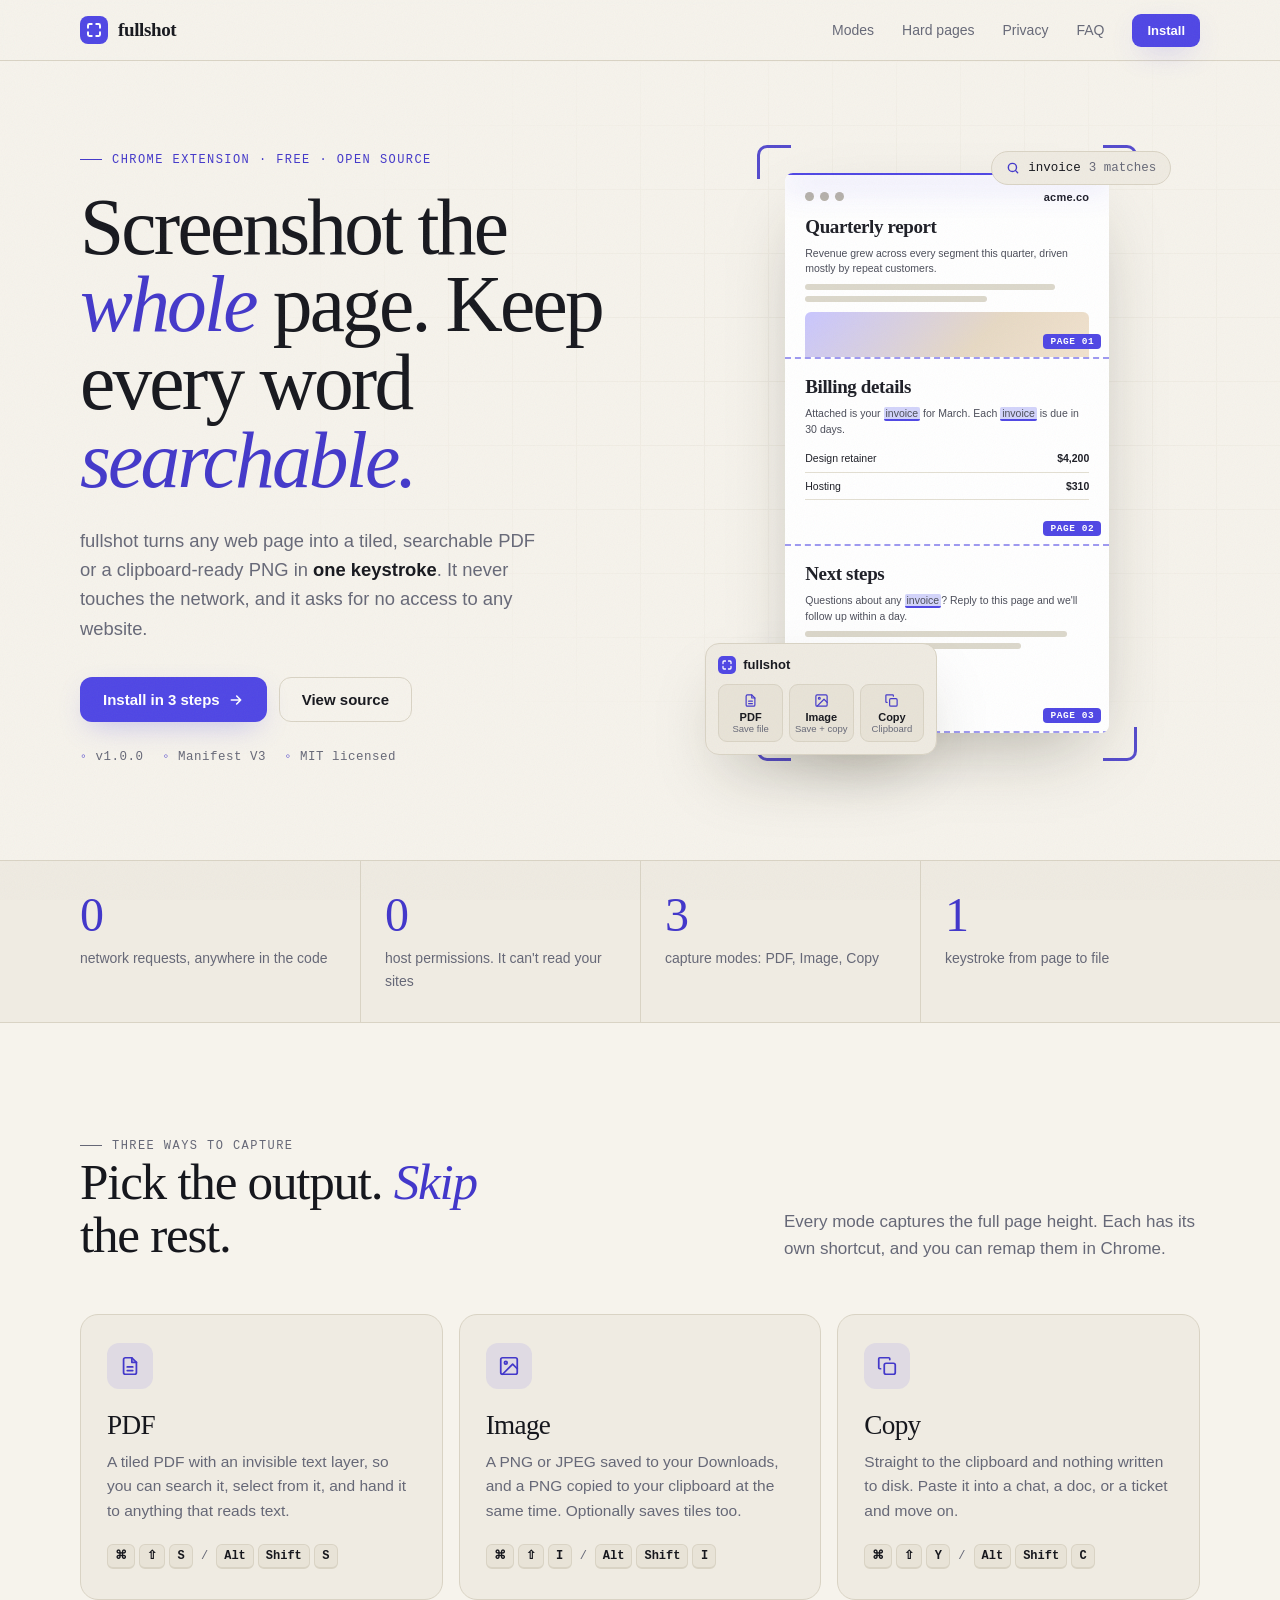
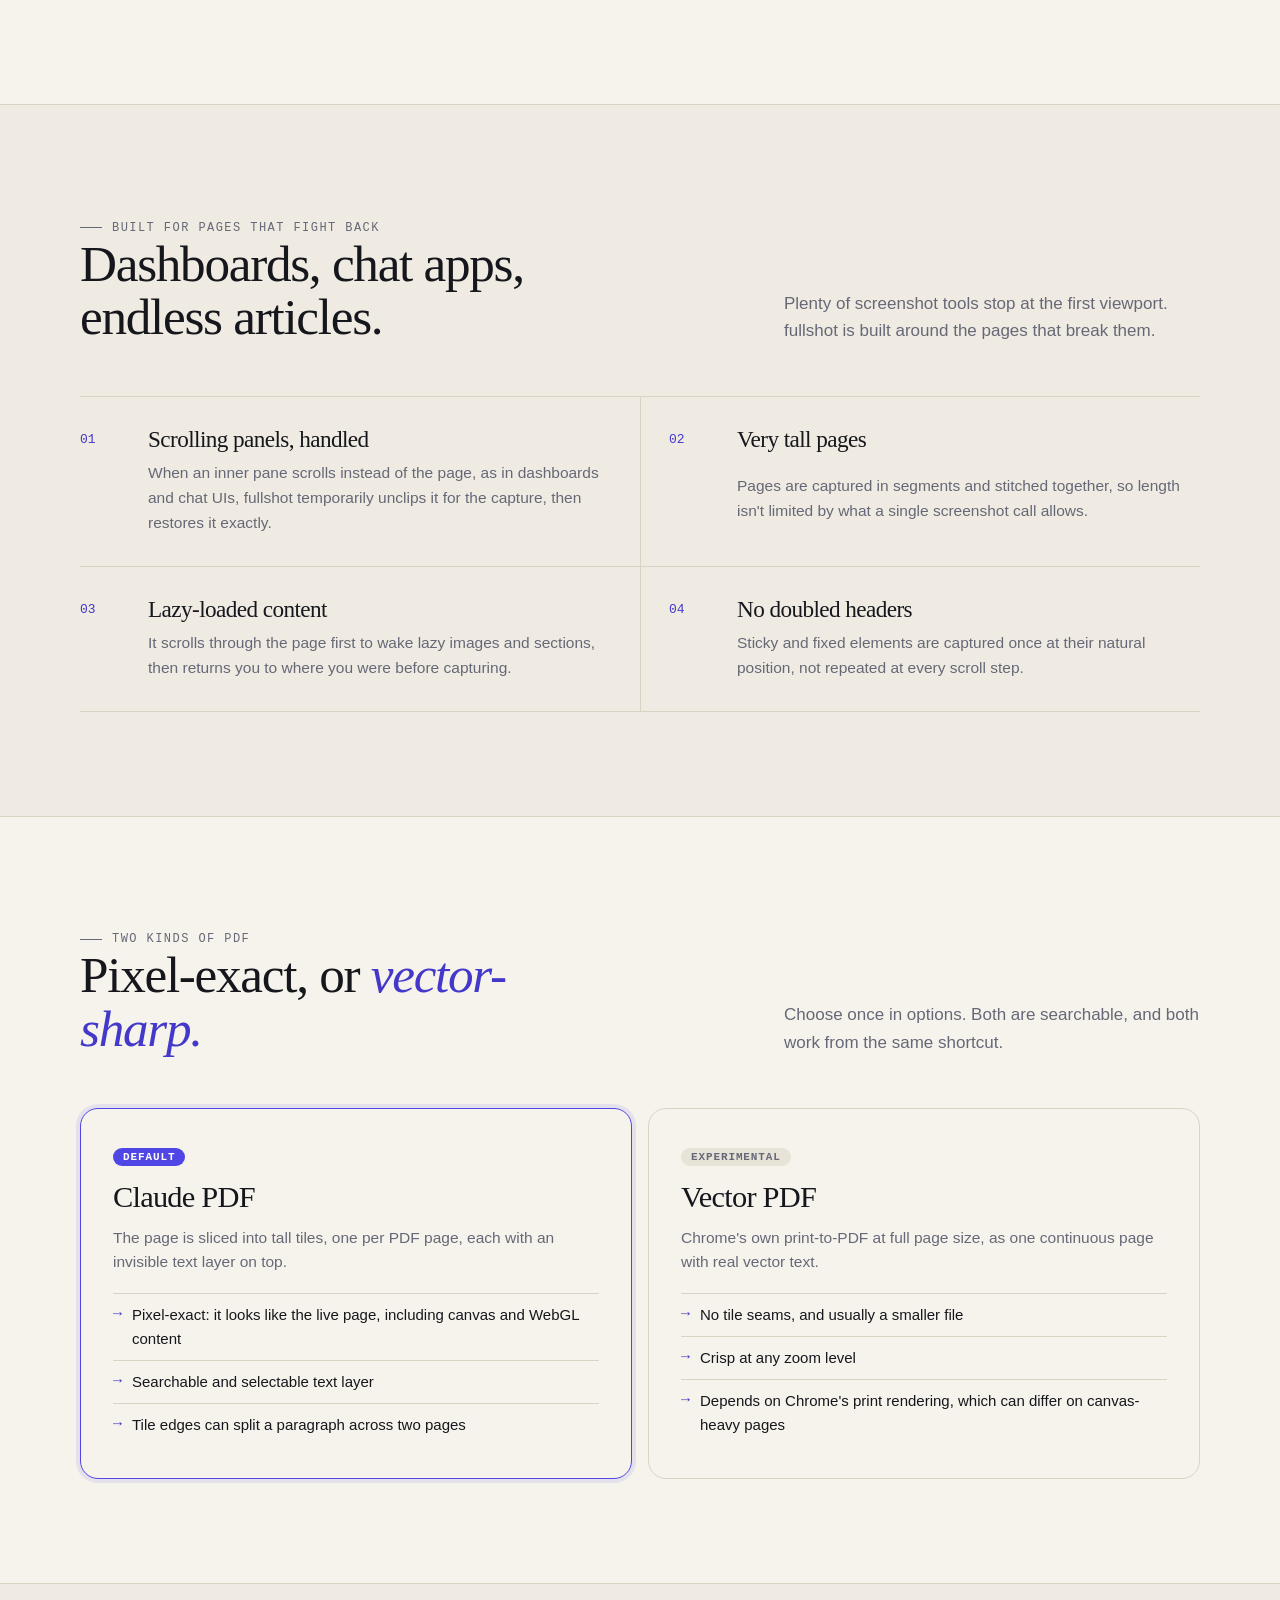
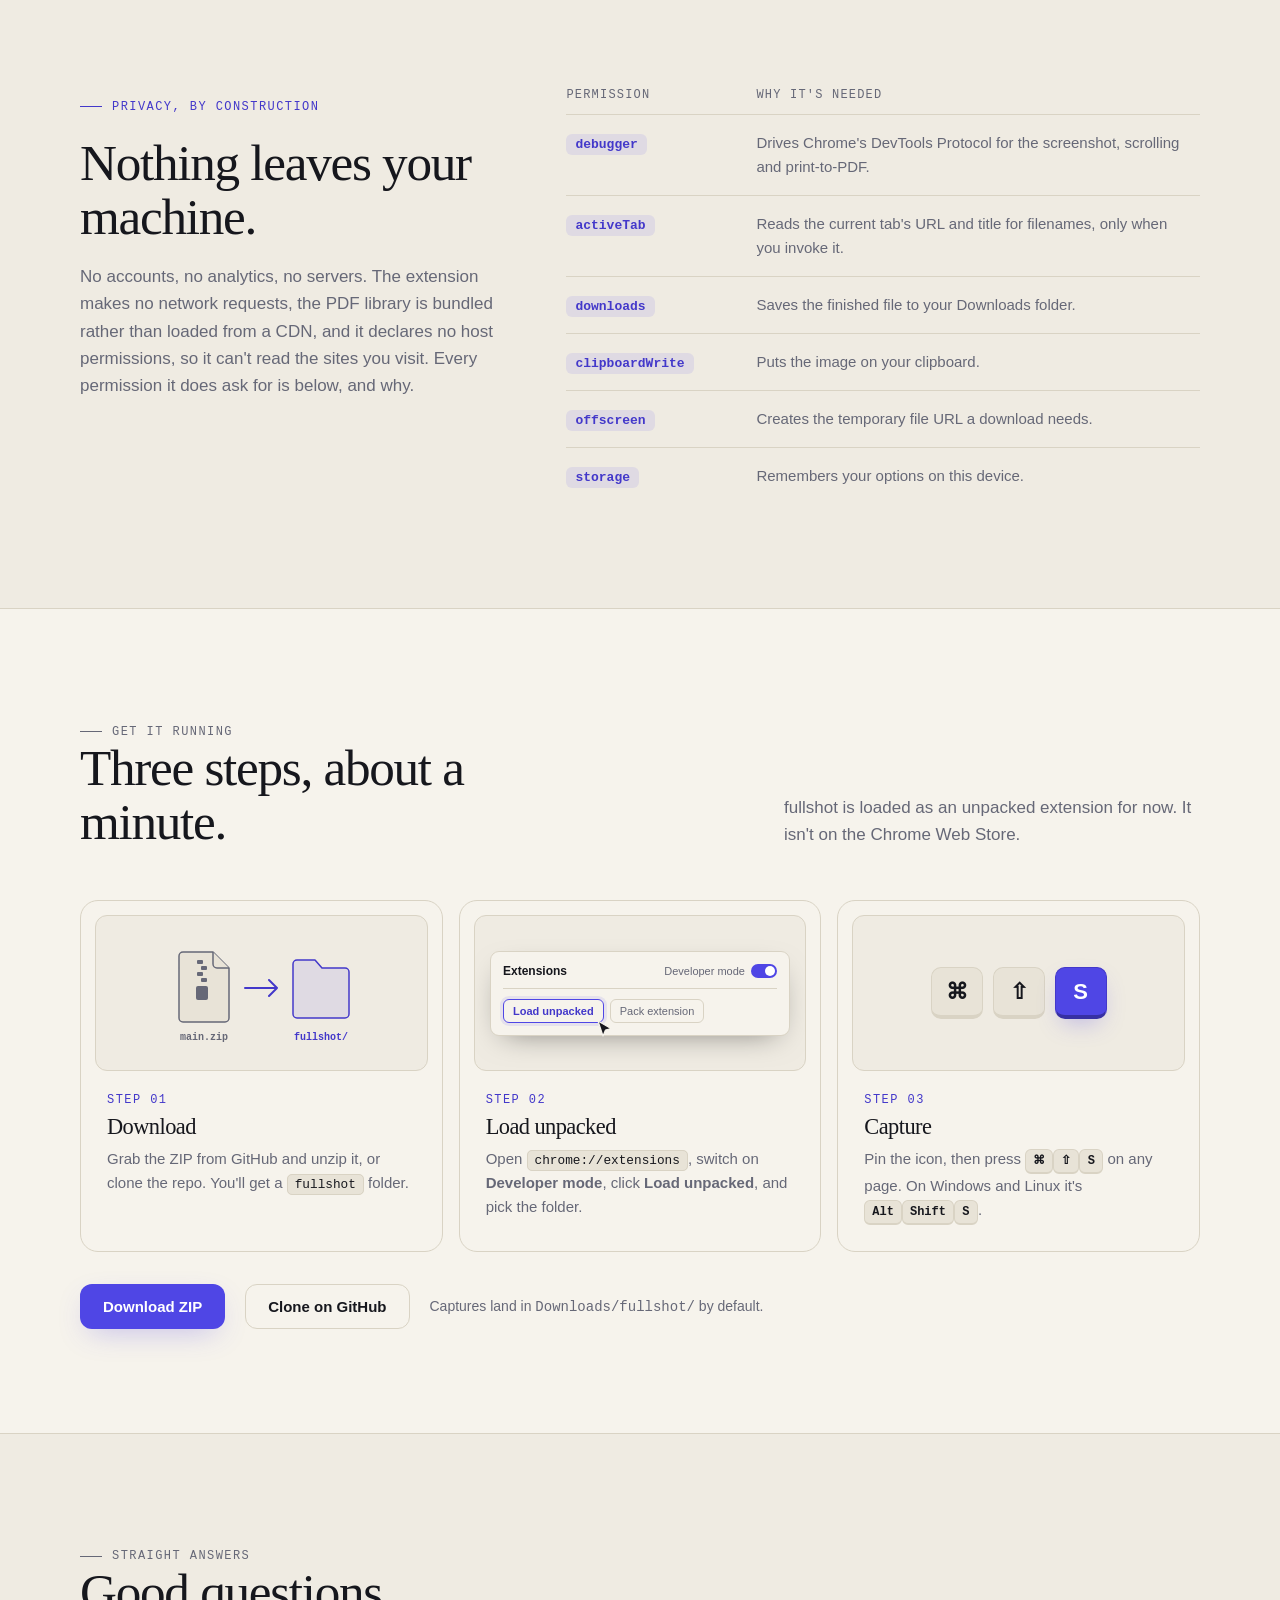
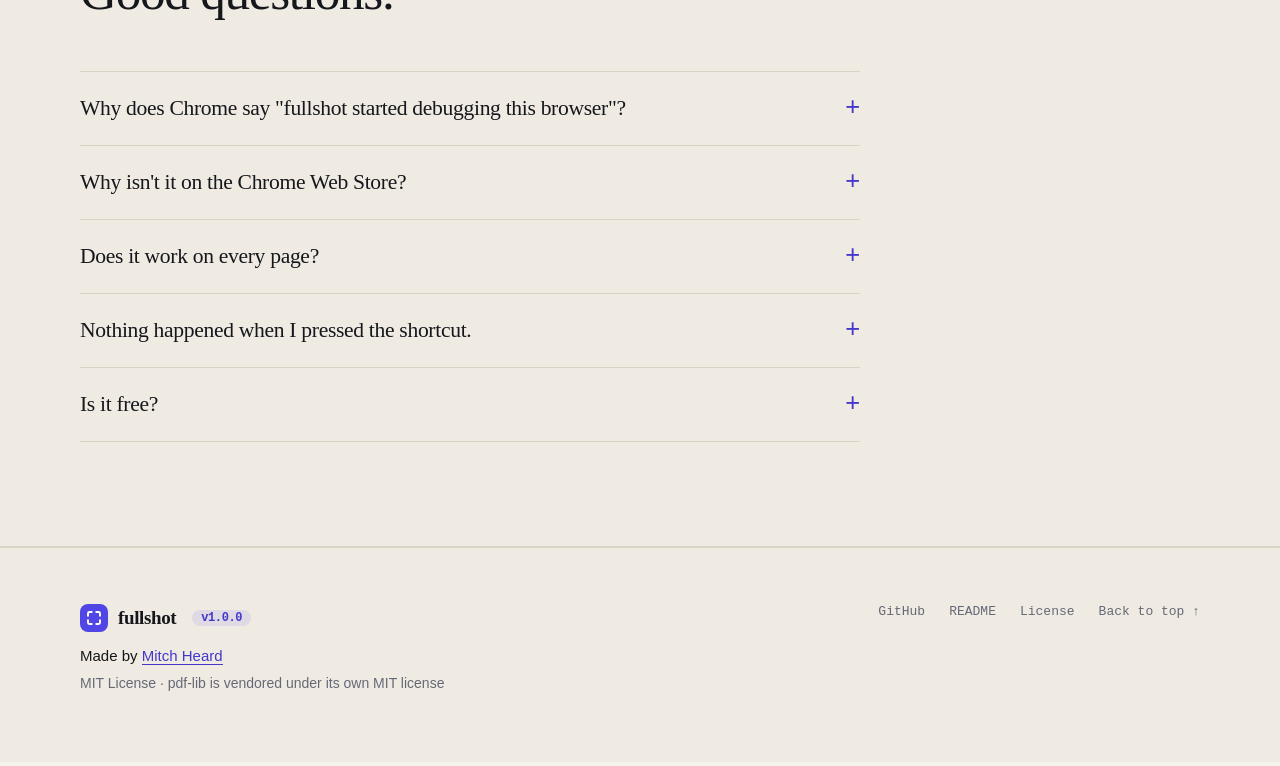
<file: docs/index.html>
<!DOCTYPE html>
<html lang="en">
  <head>
    <meta charset="utf-8" />
    <meta name="viewport" content="width=device-width, initial-scale=1" />
    <title>fullshot — full-page screenshots for Chrome</title>
    <meta
      name="description"
      content="Capture any web page as a tiled, searchable PDF or a clipboard-ready PNG in one keystroke. Free, open source, and it never touches the network."
    />
    <meta name="theme-color" content="#0d0e12" />
    <meta property="og:title" content="fullshot — full-page screenshots for Chrome" />
    <meta
      property="og:description"
      content="Tiled, searchable PDFs and clipboard-ready PNGs in one keystroke. No network access, no tracking, no host permissions."
    />
    <meta property="og:type" content="website" />
    <link
      rel="icon"
      href="data:image/svg+xml,%3Csvg xmlns='http://www.w3.org/2000/svg' viewBox='0 0 32 32'%3E%3Crect width='32' height='32' rx='8' fill='%234f46e5'/%3E%3Cpath d='M9 13v-2.5A1.5 1.5 0 0 1 10.5 9H13M19 9h2.5a1.5 1.5 0 0 1 1.5 1.5V13M23 19v2.5a1.5 1.5 0 0 1-1.5 1.5H19M13 23h-2.5A1.5 1.5 0 0 1 9 21.5V19' fill='none' stroke='white' stroke-width='2.4' stroke-linecap='round' stroke-linejoin='round'/%3E%3C/svg%3E"
    />
    <style>
      /* ───────── Tokens ───────── */
      :root {
        --bg: #0d0e12;
        --bg-2: #14151b;
        --bg-3: #1b1c24;
        --line: #272935;
        --text: #ecebe6;
        --muted: #9b9dab;
        --accent: #4f46e5;
        --accent-text: #9ea2ff;
        --accent-glow: rgba(99, 102, 241, 0.45);
        --accent-soft: rgba(99, 102, 241, 0.14);
        --paper: #f4f1ea;
        --paper-ink: #1d1e26;
        --paper-muted: #b9b5a8;
        --shadow: 0 30px 80px -20px rgba(0, 0, 0, 0.7);
        --grain-opacity: 0.07;

        --serif: "Iowan Old Style", "Palatino Linotype", Palatino, Charter, "Bitstream Charter", Georgia, serif;
        --sans: -apple-system, BlinkMacSystemFont, "Segoe UI", Roboto, sans-serif;
        --mono: ui-monospace, "SF Mono", SFMono-Regular, Menlo, Consolas, monospace;
      }

      @media (prefers-color-scheme: light) {
        :root {
          --bg: #f6f3ec;
          --bg-2: #efebe2;
          --bg-3: #e8e3d7;
          --line: #d9d3c4;
          --text: #16171d;
          --muted: #666877;
          --accent: #4f46e5;
          --accent-text: #4338ca;
          --accent-glow: rgba(79, 70, 229, 0.35);
          --accent-soft: rgba(79, 70, 229, 0.1);
          --paper: #ffffff;
          --shadow: 0 30px 70px -25px rgba(40, 36, 20, 0.35);
          --grain-opacity: 0.05;
        }
      }

      /* ───────── Base ───────── */
      * {
        box-sizing: border-box;
      }

      html {
        scroll-behavior: smooth;
        scroll-padding-top: 72px;
      }

      body {
        margin: 0;
        background: var(--bg);
        color: var(--text);
        font-family: var(--sans);
        font-size: 17px;
        line-height: 1.6;
        -webkit-font-smoothing: antialiased;
      }

      /* Film-grain overlay: the one texture on the page. */
      body::before {
        content: "";
        position: fixed;
        inset: 0;
        z-index: 100;
        pointer-events: none;
        opacity: var(--grain-opacity);
        background-image: url("data:image/svg+xml,%3Csvg xmlns='http://www.w3.org/2000/svg' width='160' height='160'%3E%3Cfilter id='n'%3E%3CfeTurbulence type='fractalNoise' baseFrequency='.9' numOctaves='2' stitchTiles='stitch'/%3E%3C/filter%3E%3Crect width='100%25' height='100%25' filter='url(%23n)'/%3E%3C/svg%3E");
      }

      a {
        color: inherit;
      }

      .wrap {
        width: min(1120px, 100% - 48px);
        margin-inline: auto;
      }

      .mono {
        font-family: var(--mono);
      }

      .eyebrow {
        display: inline-flex;
        align-items: center;
        gap: 10px;
        margin: 0 0 20px;
        font: 500 12px/1.5 var(--mono);
        letter-spacing: 0.12em;
        text-transform: uppercase;
        color: var(--accent-text);
      }

      .eyebrow::before {
        content: "";
        width: 22px;
        height: 1px;
        background: currentColor;
      }

      h1,
      h2,
      h3 {
        font-family: var(--serif);
        font-weight: 500;
        letter-spacing: -0.025em;
        line-height: 1.05;
        margin: 0;
      }

      h2 {
        font-size: clamp(2rem, 4.2vw, 3.2rem);
        max-width: 18ch;
      }

      em {
        font-style: italic;
        color: var(--accent-text);
      }

      kbd {
        display: inline-block;
        min-width: 24px;
        padding: 2px 7px;
        font: 600 12px/1.5 var(--mono);
        text-align: center;
        color: var(--text);
        background: var(--bg-3);
        border: 1px solid var(--line);
        border-bottom-width: 2px;
        border-radius: 6px;
      }

      /* ───────── Nav ───────── */
      .nav {
        position: sticky;
        top: 0;
        z-index: 50;
        background: color-mix(in srgb, var(--bg) 82%, transparent);
        backdrop-filter: blur(14px);
        -webkit-backdrop-filter: blur(14px);
        border-bottom: 1px solid var(--line);
      }

      .nav .wrap {
        display: flex;
        align-items: center;
        justify-content: space-between;
        height: 60px;
      }

      .brand {
        display: flex;
        align-items: center;
        gap: 10px;
        font: 600 19px var(--serif);
        letter-spacing: -0.02em;
        text-decoration: none;
      }

      .logo {
        width: 28px;
        height: 28px;
        padding: 5px;
        border-radius: 8px;
        background: var(--accent);
        fill: none;
        stroke: #fff;
        stroke-width: 2.6;
        stroke-linecap: round;
        stroke-linejoin: round;
      }

      .nav-links {
        display: flex;
        align-items: center;
        gap: 28px;
        font-size: 14px;
      }

      .nav-links a {
        color: var(--muted);
        text-decoration: none;
        transition: color 0.15s;
      }

      .nav-links a:hover {
        color: var(--text);
      }

      .nav-links a.btn,
      .nav-links a.btn:hover {
        color: #fff;
      }

      .btn {
        display: inline-flex;
        align-items: center;
        gap: 8px;
        padding: 13px 22px;
        font: 600 15px var(--sans);
        text-decoration: none;
        color: #fff;
        background: var(--accent);
        border: 1px solid transparent;
        border-radius: 12px;
        box-shadow: 0 10px 30px -10px var(--accent-glow);
        transition: transform 0.15s, box-shadow 0.15s, background 0.15s;
      }

      .btn:hover {
        transform: translateY(-2px);
        background: #5b52f0;
        box-shadow: 0 16px 36px -10px var(--accent-glow);
      }

      .btn.ghost {
        color: var(--text);
        background: transparent;
        border-color: var(--line);
        box-shadow: none;
      }

      .btn.ghost:hover {
        background: var(--bg-2);
        border-color: var(--muted);
      }

      .btn.small {
        padding: 8px 14px;
        font-size: 13px;
        border-radius: 9px;
      }

      /* ───────── Hero ───────── */
      .hero {
        position: relative;
        overflow: hidden;
        padding: 80px 0 96px;
      }

      /* Faint viewfinder grid behind the hero. */
      .hero::before {
        content: "";
        position: absolute;
        inset: 0;
        background-image: linear-gradient(var(--line) 1px, transparent 1px),
          linear-gradient(90deg, var(--line) 1px, transparent 1px);
        background-size: 64px 64px;
        opacity: 0.35;
        mask-image: radial-gradient(ellipse 70% 70% at 70% 40%, #000 0%, transparent 75%);
        -webkit-mask-image: radial-gradient(ellipse 70% 70% at 70% 40%, #000 0%, transparent 75%);
      }

      .hero .wrap {
        position: relative;
        display: grid;
        grid-template-columns: 1.05fr 0.95fr;
        gap: 56px;
        align-items: center;
      }

      h1 {
        font-size: clamp(2.7rem, 6.2vw, 5.1rem);
        letter-spacing: -0.035em;
        line-height: 0.98;
      }

      .lede {
        max-width: 46ch;
        margin: 26px 0 34px;
        font-size: 1.15rem;
        color: var(--muted);
      }

      .lede strong {
        color: var(--text);
        font-weight: 600;
      }

      .cta-row {
        display: flex;
        flex-wrap: wrap;
        gap: 12px;
      }

      .meta {
        display: flex;
        flex-wrap: wrap;
        gap: 6px 18px;
        margin-top: 28px;
        font: 500 12.5px var(--mono);
        letter-spacing: 0.04em;
        color: var(--muted);
      }

      .meta span::before {
        content: "◦ ";
        color: var(--accent-text);
      }

      /* ───────── Hero visual: the page being sliced ───────── */
      .stage {
        position: relative;
        justify-self: center;
        width: min(380px, 100%);
        padding: 28px;
      }

      /* Viewfinder corner brackets around the stage. */
      .stage .corner {
        position: absolute;
        width: 34px;
        height: 34px;
        border: 3px solid var(--accent-text);
        opacity: 0.9;
      }
      .corner.tl { top: 0; left: 0; border-right: 0; border-bottom: 0; border-top-left-radius: 10px; }
      .corner.tr { top: 0; right: 0; border-left: 0; border-bottom: 0; border-top-right-radius: 10px; }
      .corner.bl { bottom: 0; left: 0; border-right: 0; border-top: 0; border-bottom-left-radius: 10px; }
      .corner.br { bottom: 0; right: 0; border-left: 0; border-top: 0; border-bottom-right-radius: 10px; }

      .page {
        position: relative;
        height: 560px;
        overflow: hidden;
        color: var(--paper-ink);
        background: var(--paper);
        border-radius: 8px;
        box-shadow: var(--shadow);
      }

      .tile {
        position: relative;
        height: 33.333%;
        padding: 18px 20px;
        border-bottom: 2px dashed rgba(79, 70, 229, 0.55);
        overflow: hidden;
      }

      .tile:last-child {
        border-bottom: 0;
      }

      .tile-tag {
        position: absolute;
        bottom: 8px;
        right: 8px;
        padding: 2px 7px;
        font: 600 9.5px var(--mono);
        letter-spacing: 0.06em;
        color: #fff;
        background: var(--accent);
        border-radius: 4px;
      }

      .fake-nav {
        display: flex;
        align-items: center;
        gap: 6px;
        margin-bottom: 14px;
      }

      .fake-nav i {
        width: 9px;
        height: 9px;
        border-radius: 50%;
        background: var(--paper-muted);
      }

      .fake-nav b {
        margin-left: auto;
        font: 700 11px var(--sans);
        letter-spacing: 0.02em;
      }

      .page h4 {
        margin: 0 0 8px;
        font: 600 19px/1.1 var(--serif);
        letter-spacing: -0.02em;
      }

      .page p {
        margin: 0 0 7px;
        font-size: 10.5px;
        line-height: 1.5;
        color: #4b4d59;
      }

      .bar {
        display: block;
        height: 6px;
        margin-bottom: 6px;
        border-radius: 3px;
        background: #dcd8cb;
      }

      .img-block {
        height: 54px;
        margin: 10px 0;
        border-radius: 6px;
        background: linear-gradient(135deg, #c9c6ff, #e7d9c4 60%, #f2e3cf);
      }

      .rows {
        width: 100%;
        border-collapse: collapse;
        font-size: 10.5px;
      }

      .rows td {
        padding: 5px 0;
        border-bottom: 1px solid #e3dfd2;
      }

      .rows td:last-child {
        text-align: right;
        font-weight: 600;
      }

      mark {
        padding: 0 2px;
        color: inherit;
        background: rgba(99, 102, 241, 0.28);
        border-bottom: 2px solid var(--accent);
        border-radius: 2px;
        animation: pulse 2.6s ease-in-out infinite;
      }

      @keyframes pulse {
        50% {
          background: rgba(99, 102, 241, 0.5);
        }
      }

      /* The sweep: everything above the line is "captured". */
      .scan {
        position: absolute;
        inset: 0 0 auto 0;
        height: 0;
        pointer-events: none;
        background: linear-gradient(to bottom, transparent, rgba(99, 102, 241, 0.16));
        border-bottom: 2px solid var(--accent);
        box-shadow: 0 8px 30px 2px var(--accent-glow);
        animation: sweep 6s cubic-bezier(0.55, 0, 0.3, 1) infinite;
      }

      @keyframes sweep {
        0% { height: 0; opacity: 1; }
        78% { height: 100%; opacity: 1; }
        92% { height: 100%; opacity: 0; }
        100% { height: 0; opacity: 0; }
      }

      .float {
        position: absolute;
        z-index: 2;
        background: var(--bg-2);
        color: var(--text);
        border: 1px solid var(--line);
        box-shadow: var(--shadow);
      }

      .search-chip {
        top: 6px;
        right: -34px;
        display: flex;
        align-items: center;
        gap: 8px;
        padding: 9px 14px;
        font: 500 12.5px var(--mono);
        border-radius: 999px;
        animation: bob 5s ease-in-out infinite;
      }

      .search-chip svg {
        width: 14px;
        height: 14px;
        fill: none;
        stroke: var(--accent-text);
        stroke-width: 2.4;
        stroke-linecap: round;
      }

      .search-chip span {
        color: var(--muted);
      }

      .mini-popup {
        bottom: 6px;
        left: -52px;
        width: 232px;
        padding: 12px;
        border-radius: 14px;
        animation: bob 6s ease-in-out -2s infinite;
      }

      .mini-head {
        display: flex;
        align-items: center;
        gap: 7px;
        margin-bottom: 10px;
        font: 700 13px var(--sans);
      }

      .mini-head .logo {
        width: 18px;
        height: 18px;
        padding: 3px;
        border-radius: 5px;
      }

      .mini-btns {
        display: grid;
        grid-template-columns: repeat(3, 1fr);
        gap: 6px;
      }

      .mini-btns div {
        padding: 8px 0 7px;
        text-align: center;
        font: 600 11px var(--sans);
        background: var(--bg-3);
        border: 1px solid var(--line);
        border-radius: 9px;
      }

      .mini-btns div small {
        display: block;
        font-weight: 400;
        font-size: 9.5px;
        color: var(--muted);
      }

      .mini-btns svg {
        display: block;
        width: 15px;
        height: 15px;
        margin: 0 auto 3px;
        fill: none;
        stroke: var(--accent-text);
        stroke-width: 1.9;
        stroke-linecap: round;
        stroke-linejoin: round;
      }

      @keyframes bob {
        50% { transform: translateY(-7px); }
      }

      /* ───────── Facts strip ───────── */
      .facts {
        border-block: 1px solid var(--line);
        background: var(--bg-2);
      }

      .facts .wrap {
        display: grid;
        grid-template-columns: repeat(4, 1fr);
      }

      .fact {
        padding: 30px 24px;
        border-left: 1px solid var(--line);
      }

      .fact:first-child {
        border-left: 0;
        padding-left: 0;
      }

      .fact b {
        display: block;
        font: 500 clamp(2rem, 4vw, 3rem) var(--serif);
        letter-spacing: -0.03em;
        line-height: 1;
        color: var(--accent-text);
      }

      .fact span {
        display: block;
        margin-top: 8px;
        font-size: 14px;
        color: var(--muted);
      }

      /* ───────── Sections ───────── */
      section.block {
        padding: 104px 0;
      }

      .section-head {
        display: flex;
        flex-wrap: wrap;
        align-items: end;
        justify-content: space-between;
        gap: 20px 48px;
        margin-bottom: 52px;
      }

      .section-head p {
        max-width: 44ch;
        margin: 0;
        color: var(--muted);
      }

      .cards {
        display: grid;
        grid-template-columns: repeat(3, 1fr);
        gap: 16px;
      }

      .card {
        position: relative;
        padding: 28px 26px 30px;
        background: var(--bg-2);
        border: 1px solid var(--line);
        border-radius: 18px;
        transition: transform 0.2s, border-color 0.2s;
      }

      .card:hover {
        transform: translateY(-4px);
        border-color: var(--accent);
      }

      .card .icon {
        display: grid;
        place-items: center;
        width: 46px;
        height: 46px;
        margin-bottom: 22px;
        background: var(--accent-soft);
        border-radius: 12px;
      }

      .card .icon svg {
        width: 22px;
        height: 22px;
        fill: none;
        stroke: var(--accent-text);
        stroke-width: 1.9;
        stroke-linecap: round;
        stroke-linejoin: round;
      }

      .card h3 {
        font-size: 1.7rem;
        margin-bottom: 10px;
      }

      .card p {
        margin: 0 0 20px;
        font-size: 15.5px;
        color: var(--muted);
      }

      .keys {
        display: flex;
        flex-wrap: wrap;
        align-items: center;
        gap: 4px;
        font-size: 12px;
        color: var(--muted);
      }

      .keys .or {
        margin: 0 4px;
        font-family: var(--mono);
      }

      /* Tougher-pages list */
      .tough {
        display: grid;
        grid-template-columns: repeat(2, 1fr);
        border-top: 1px solid var(--line);
      }

      .tough article {
        display: grid;
        grid-template-columns: 56px 1fr;
        gap: 4px 12px;
        padding: 30px 28px 30px 0;
        border-bottom: 1px solid var(--line);
      }

      .tough article:nth-child(even) {
        padding-left: 28px;
        padding-right: 0;
        border-left: 1px solid var(--line);
      }

      .tough .num {
        grid-row: span 2;
        font: 500 13px var(--mono);
        color: var(--accent-text);
        padding-top: 5px;
      }

      .tough h3 {
        font-size: 1.45rem;
      }

      .tough p {
        margin: 6px 0 0;
        font-size: 15.5px;
        color: var(--muted);
      }

      /* PDF modes */
      .alt {
        background: var(--bg-2);
        border-block: 1px solid var(--line);
      }

      .modes {
        display: grid;
        grid-template-columns: repeat(2, 1fr);
        gap: 16px;
      }

      .mode {
        padding: 32px;
        background: var(--bg);
        border: 1px solid var(--line);
        border-radius: 18px;
      }

      .mode.default {
        border-color: var(--accent);
        box-shadow: 0 0 0 4px var(--accent-soft);
      }

      .mode .tag {
        display: inline-block;
        margin-bottom: 16px;
        padding: 3px 10px;
        font: 600 11px var(--mono);
        letter-spacing: 0.08em;
        text-transform: uppercase;
        color: var(--muted);
        background: var(--bg-3);
        border-radius: 999px;
      }

      .mode.default .tag {
        color: #fff;
        background: var(--accent);
      }

      .mode h3 {
        font-size: 1.9rem;
        margin-bottom: 12px;
      }

      .mode > p {
        margin: 0 0 18px;
        color: var(--muted);
        font-size: 15.5px;
      }

      .mode ul {
        margin: 0;
        padding: 0;
        list-style: none;
        font-size: 15px;
      }

      .mode li {
        display: flex;
        gap: 10px;
        padding: 9px 0;
        border-top: 1px solid var(--line);
      }

      .mode li::before {
        content: "→";
        color: var(--accent-text);
        font-family: var(--mono);
      }

      /* Privacy table */
      .perm-table {
        width: 100%;
        border-collapse: collapse;
        font-size: 15px;
      }

      .perm-table th {
        padding: 0 16px 12px 0;
        text-align: left;
        font: 500 12px var(--mono);
        letter-spacing: 0.1em;
        text-transform: uppercase;
        color: var(--muted);
      }

      .perm-table td {
        padding: 16px 16px 16px 0;
        vertical-align: top;
        border-top: 1px solid var(--line);
      }

      .perm-table td:first-child {
        width: 190px;
        white-space: nowrap;
      }

      .perm-table code {
        padding: 3px 9px;
        font: 600 13px var(--mono);
        color: var(--accent-text);
        background: var(--accent-soft);
        border-radius: 6px;
      }

      .perm-table td:last-child {
        color: var(--muted);
      }

      .privacy-grid {
        display: grid;
        grid-template-columns: 0.8fr 1.2fr;
        gap: 64px;
        align-items: start;
      }

      .privacy-grid h2 {
        margin-bottom: 20px;
      }

      .privacy-grid .note {
        color: var(--muted);
        margin: 0;
      }

      /* Install */
      .steps {
        display: grid;
        grid-template-columns: repeat(3, 1fr);
        gap: 16px;
        margin: 0;
        padding: 0;
        list-style: none;
        counter-reset: step;
      }

      .steps li {
        position: relative;
        padding: 14px 14px 26px;
        background: var(--bg);
        border: 1px solid var(--line);
        border-radius: 18px;
      }

      .step-num {
        display: block;
        margin: 0 12px 8px;
        font: 500 12px var(--mono);
        letter-spacing: 0.12em;
        text-transform: uppercase;
        color: var(--accent-text);
      }

      .steps h3,
      .steps p {
        margin-inline: 12px;
      }

      /* Step illustrations */
      .step-art {
        position: relative;
        display: grid;
        place-items: center;
        height: 156px;
        margin-bottom: 22px;
        overflow: hidden;
        background: var(--bg-2);
        border: 1px solid var(--line);
        border-radius: 12px;
      }

      .step-art svg.zip {
        width: 100%;
        max-width: 240px;
        height: auto;
      }

      .zip .shape {
        fill: var(--bg-3);
        stroke: var(--muted);
        stroke-width: 1.5;
        stroke-linejoin: round;
      }

      .zip .folder {
        fill: var(--accent-soft);
        stroke: var(--accent-text);
      }

      .zip .zipper {
        fill: var(--muted);
      }

      .zip .arrow {
        fill: none;
        stroke: var(--accent-text);
        stroke-width: 2;
        stroke-linecap: round;
        stroke-linejoin: round;
      }

      .zip text {
        font: 600 10px var(--mono);
        fill: var(--muted);
        text-anchor: middle;
      }

      .zip text.on {
        fill: var(--accent-text);
      }

      /* Mini chrome://extensions */
      .ext-mock {
        width: calc(100% - 28px);
        max-width: 300px;
        padding: 12px;
        font: 500 11px var(--sans);
        color: var(--text);
        background: var(--bg);
        border: 1px solid var(--line);
        border-radius: 9px;
        box-shadow: 0 10px 30px -14px rgba(0, 0, 0, 0.5);
      }

      .ext-top {
        display: flex;
        align-items: center;
        justify-content: space-between;
        gap: 8px;
        padding-bottom: 10px;
        margin-bottom: 10px;
        border-bottom: 1px solid var(--line);
      }

      .ext-top b {
        font-weight: 600;
        font-size: 12px;
      }

      .dev-mode {
        display: flex;
        align-items: center;
        gap: 6px;
        color: var(--muted);
        white-space: nowrap;
      }

      .toggle {
        position: relative;
        width: 26px;
        height: 14px;
        background: var(--accent);
        border-radius: 999px;
      }

      .toggle::after {
        content: "";
        position: absolute;
        top: 2px;
        right: 2px;
        width: 10px;
        height: 10px;
        background: #fff;
        border-radius: 50%;
      }

      .ext-btns {
        display: flex;
        gap: 6px;
      }

      .ext-btns span {
        padding: 5px 9px;
        white-space: nowrap;
        color: var(--muted);
        border: 1px solid var(--line);
        border-radius: 6px;
      }

      .ext-btns span.hit {
        position: relative;
        color: var(--accent-text);
        font-weight: 600;
        border-color: var(--accent);
        box-shadow: 0 0 0 3px var(--accent-soft);
      }

      .cursor {
        position: absolute;
        right: -10px;
        bottom: -16px;
        width: 16px;
        height: 18px;
        fill: var(--text);
        stroke: var(--bg);
        stroke-width: 1.2;
        stroke-linejoin: round;
      }

      /* Keycaps */
      .caps {
        display: flex;
        gap: 10px;
      }

      .cap {
        display: grid;
        place-items: center;
        width: 52px;
        height: 52px;
        font: 600 22px var(--sans);
        color: var(--text);
        background: var(--bg-3);
        border: 1px solid var(--line);
        border-bottom-width: 4px;
        border-radius: 10px;
      }

      .cap.go {
        color: #fff;
        background: var(--accent);
        border-color: var(--accent-hover, #4338ca);
        border-bottom-color: #3730a3;
        box-shadow: 0 10px 24px -8px var(--accent-glow);
      }

      .combo {
        white-space: nowrap;
      }

      .steps h3 {
        margin-bottom: 8px;
        font-size: 1.4rem;
      }

      .steps p {
        margin: 0 12px;
        font-size: 15px;
        color: var(--muted);
      }

      .steps code,
      .faq code {
        padding: 2px 7px;
        font: 500 0.85em var(--mono);
        background: var(--bg-3);
        border: 1px solid var(--line);
        border-radius: 5px;
        color: var(--text);
      }

      .install-cta {
        display: flex;
        flex-wrap: wrap;
        align-items: center;
        gap: 14px 20px;
        margin-top: 32px;
      }

      .install-cta p {
        margin: 0;
        font-size: 14px;
        color: var(--muted);
      }

      /* FAQ */
      .faq {
        max-width: 780px;
      }

      .faq details {
        border-top: 1px solid var(--line);
      }

      .faq details:last-child {
        border-bottom: 1px solid var(--line);
      }

      .faq summary {
        display: flex;
        align-items: center;
        justify-content: space-between;
        gap: 20px;
        padding: 22px 0;
        font: 500 1.35rem var(--serif);
        letter-spacing: -0.015em;
        cursor: pointer;
        list-style: none;
      }

      .faq summary::-webkit-details-marker {
        display: none;
      }

      .faq summary::after {
        content: "+";
        flex: none;
        font: 400 1.6rem var(--mono);
        color: var(--accent-text);
        transition: transform 0.2s;
      }

      .faq details[open] summary::after {
        transform: rotate(45deg);
      }

      .faq details p {
        margin: 0 0 24px;
        max-width: 62ch;
        color: var(--muted);
      }

      /* Footer */
      footer {
        padding: 56px 0 64px;
        border-top: 1px solid var(--line);
        background: var(--bg-2);
      }

      footer .wrap {
        display: flex;
        flex-wrap: wrap;
        align-items: flex-start;
        justify-content: space-between;
        gap: 28px;
      }

      footer .brand {
        margin-bottom: 12px;
      }

      footer p {
        margin: 0 0 4px;
        font-size: 14px;
        color: var(--muted);
      }

      footer .credit {
        font-size: 15px;
        color: var(--text);
      }

      footer .credit a {
        color: var(--accent-text);
        text-decoration: none;
        border-bottom: 1px solid currentColor;
      }

      .foot-links {
        display: flex;
        flex-wrap: wrap;
        gap: 10px 24px;
        font: 500 13px var(--mono);
      }

      .foot-links a {
        color: var(--muted);
        text-decoration: none;
      }

      .foot-links a:hover {
        color: var(--text);
      }

      .version-pill {
        display: inline-block;
        margin-left: 6px;
        padding: 1px 9px;
        font: 600 12px var(--mono);
        color: var(--accent-text);
        background: var(--accent-soft);
        border-radius: 999px;
      }

      /* ───────── Motion ───────── */
      .rise {
        opacity: 0;
        transform: translateY(18px);
        animation: rise 0.8s cubic-bezier(0.2, 0.7, 0.2, 1) forwards;
        animation-delay: calc(var(--i, 0) * 90ms + 80ms);
      }

      @keyframes rise {
        to { opacity: 1; transform: none; }
      }

      /* Hidden only once JS has confirmed it can reveal them again. */
      .js .reveal {
        opacity: 0;
        transform: translateY(22px);
        transition: opacity 0.7s ease, transform 0.7s cubic-bezier(0.2, 0.7, 0.2, 1);
      }

      .js .reveal.in {
        opacity: 1;
        transform: none;
      }

      @media (prefers-reduced-motion: reduce) {
        html { scroll-behavior: auto; }
        .rise, .js .reveal { opacity: 1; transform: none; animation: none; transition: none; }
        .scan { animation: none; height: 100%; opacity: 0.5; }
        .search-chip, .mini-popup, mark { animation: none; }
      }

      /* ───────── Responsive ───────── */
      @media (max-width: 920px) {
        .hero .wrap { grid-template-columns: 1fr; gap: 64px; }
        .stage { margin-bottom: 8px; }
        .search-chip { right: -6px; }
        .mini-popup { left: -10px; }
        .cards, .steps { grid-template-columns: 1fr; }
        .modes { grid-template-columns: 1fr; }
        .privacy-grid { grid-template-columns: 1fr; gap: 36px; }
        .tough { grid-template-columns: 1fr; }
        .tough article:nth-child(even) { padding-left: 0; border-left: 0; }
        .tough article { padding-right: 0; }
        .facts .wrap { grid-template-columns: repeat(2, 1fr); }
        .fact:nth-child(3) { border-left: 0; padding-left: 0; }
        .fact:nth-child(n + 3) { border-top: 1px solid var(--line); }
        .nav-links a:not(.btn) { display: none; }
      }

      @media (max-width: 560px) {
        body { font-size: 16px; }
        .hero { padding: 48px 0 64px; }
        section.block { padding: 72px 0; }
        .perm-table td:first-child { width: auto; white-space: normal; }
        .perm-table th:last-child { display: none; }
        .perm-table tr { display: block; padding: 14px 0; border-top: 1px solid var(--line); }
        .perm-table td { display: block; padding: 0; border: 0; }
        .perm-table td:first-child { margin-bottom: 6px; }
        .perm-table thead { display: none; }
        .stage { padding: 22px; }
        .search-chip { right: -2px; }
        .mini-popup { left: -4px; width: 210px; }
      }
    </style>
  </head>

  <body>
    <header class="nav">
      <div class="wrap">
        <a class="brand" href="#top">
          <svg class="logo" viewBox="0 0 24 24" aria-hidden="true">
            <path d="M4 9V6a2 2 0 0 1 2-2h3M15 4h3a2 2 0 0 1 2 2v3M20 15v3a2 2 0 0 1-2 2h-3M9 20H6a2 2 0 0 1-2-2v-3" />
          </svg>
          fullshot
        </a>
        <nav class="nav-links" aria-label="Primary">
          <a href="#modes">Modes</a>
          <a href="#pages">Hard pages</a>
          <a href="#privacy">Privacy</a>
          <a href="#faq">FAQ</a>
          <a class="btn small" href="#install">Install</a>
        </nav>
      </div>
    </header>

    <main id="top">
      <!-- ───────── Hero ───────── -->
      <section class="hero">
        <div class="wrap">
          <div>
            <p class="eyebrow rise" style="--i: 0">Chrome extension · Free · Open source</p>
            <h1 class="rise" style="--i: 1">
              Screenshot the <em>whole</em> page. Keep every word <em>searchable.</em>
            </h1>
            <p class="lede rise" style="--i: 2">
              fullshot turns any web page into a tiled, searchable PDF or a clipboard-ready PNG in
              <strong>one keystroke</strong>. It never touches the network, and it asks for no access to any
              website.
            </p>
            <div class="cta-row rise" style="--i: 3">
              <a class="btn" href="#install">
                Install in 3 steps
                <svg width="16" height="16" viewBox="0 0 24 24" fill="none" stroke="currentColor" stroke-width="2.4" stroke-linecap="round" stroke-linejoin="round" aria-hidden="true"><path d="M5 12h14M13 6l6 6-6 6" /></svg>
              </a>
              <a class="btn ghost" href="https://github.com/mitchheard/fullshot" target="_blank" rel="noopener">View source</a>
            </div>
            <div class="meta rise" style="--i: 4">
              <span>v1.0.0</span>
              <span>Manifest V3</span>
              <span>MIT licensed</span>
            </div>
          </div>

          <div class="stage rise" style="--i: 3" aria-hidden="true">
            <i class="corner tl"></i><i class="corner tr"></i><i class="corner bl"></i><i class="corner br"></i>

            <div class="page">
              <div class="tile">
                <span class="tile-tag">PAGE 01</span>
                <div class="fake-nav"><i></i><i></i><i></i><b>acme.co</b></div>
                <h4>Quarterly report</h4>
                <p>Revenue grew across every segment this quarter, driven mostly by repeat customers.</p>
                <span class="bar" style="width: 88%"></span>
                <span class="bar" style="width: 64%"></span>
                <div class="img-block"></div>
              </div>
              <div class="tile">
                <span class="tile-tag">PAGE 02</span>
                <h4>Billing details</h4>
                <p>Attached is your <mark>invoice</mark> for March. Each <mark>invoice</mark> is due in 30 days.</p>
                <table class="rows">
                  <tr><td>Design retainer</td><td>$4,200</td></tr>
                  <tr><td>Hosting</td><td>$310</td></tr>
                </table>
              </div>
              <div class="tile">
                <span class="tile-tag">PAGE 03</span>
                <h4>Next steps</h4>
                <p>Questions about any <mark>invoice</mark>? Reply to this page and we'll follow up within a day.</p>
                <span class="bar" style="width: 92%"></span>
                <span class="bar" style="width: 76%"></span>
                <span class="bar" style="width: 40%"></span>
              </div>
              <div class="scan"></div>
            </div>

            <div class="float search-chip">
              <svg viewBox="0 0 24 24"><circle cx="11" cy="11" r="7" /><path d="m20 20-3.5-3.5" /></svg>
              invoice <span>3 matches</span>
            </div>

            <div class="float mini-popup">
              <div class="mini-head">
                <svg class="logo" viewBox="0 0 24 24"><path d="M4 9V6a2 2 0 0 1 2-2h3M15 4h3a2 2 0 0 1 2 2v3M20 15v3a2 2 0 0 1-2 2h-3M9 20H6a2 2 0 0 1-2-2v-3" /></svg>
                fullshot
              </div>
              <div class="mini-btns">
                <div>
                  <svg viewBox="0 0 24 24"><path d="M14 3H7a2 2 0 0 0-2 2v14a2 2 0 0 0 2 2h10a2 2 0 0 0 2-2V8z" /><path d="M14 3v5h5M9 13h6M9 17h6" /></svg>
                  PDF<small>Save file</small>
                </div>
                <div>
                  <svg viewBox="0 0 24 24"><rect x="3" y="3" width="18" height="18" rx="2" /><circle cx="8.5" cy="8.5" r="1.5" /><path d="m21 15-5-5L5 21" /></svg>
                  Image<small>Save + copy</small>
                </div>
                <div>
                  <svg viewBox="0 0 24 24"><rect x="9" y="9" width="12" height="12" rx="2" /><path d="M5 15H4a1 1 0 0 1-1-1V4a1 1 0 0 1 1-1h10a1 1 0 0 1 1 1v1" /></svg>
                  Copy<small>Clipboard</small>
                </div>
              </div>
            </div>
          </div>
        </div>
      </section>

      <!-- ───────── Facts ───────── -->
      <div class="facts">
        <div class="wrap">
          <div class="fact"><b>0</b><span>network requests, anywhere in the code</span></div>
          <div class="fact"><b>0</b><span>host permissions. It can't read your sites</span></div>
          <div class="fact"><b>3</b><span>capture modes: PDF, Image, Copy</span></div>
          <div class="fact"><b>1</b><span>keystroke from page to file</span></div>
        </div>
      </div>

      <!-- ───────── Modes ───────── -->
      <section class="block" id="modes">
        <div class="wrap">
          <div class="section-head reveal">
            <div>
              <p class="eyebrow">Three ways to capture</p>
              <h2>Pick the output. <em>Skip</em> the rest.</h2>
            </div>
            <p>Every mode captures the full page height. Each has its own shortcut, and you can remap them in Chrome.</p>
          </div>

          <div class="cards">
            <article class="card reveal">
              <div class="icon"><svg viewBox="0 0 24 24"><path d="M14 3H7a2 2 0 0 0-2 2v14a2 2 0 0 0 2 2h10a2 2 0 0 0 2-2V8z" /><path d="M14 3v5h5M9 13h6M9 17h6" /></svg></div>
              <h3>PDF</h3>
              <p>A tiled PDF with an invisible text layer, so you can search it, select from it, and hand it to anything that reads text.</p>
              <div class="keys"><kbd>⌘</kbd><kbd>⇧</kbd><kbd>S</kbd><span class="or">/</span><kbd>Alt</kbd><kbd>Shift</kbd><kbd>S</kbd></div>
            </article>
            <article class="card reveal" style="transition-delay: 90ms">
              <div class="icon"><svg viewBox="0 0 24 24"><rect x="3" y="3" width="18" height="18" rx="2" /><circle cx="8.5" cy="8.5" r="1.5" /><path d="m21 15-5-5L5 21" /></svg></div>
              <h3>Image</h3>
              <p>A PNG or JPEG saved to your Downloads, and a PNG copied to your clipboard at the same time. Optionally saves tiles too.</p>
              <div class="keys"><kbd>⌘</kbd><kbd>⇧</kbd><kbd>I</kbd><span class="or">/</span><kbd>Alt</kbd><kbd>Shift</kbd><kbd>I</kbd></div>
            </article>
            <article class="card reveal" style="transition-delay: 180ms">
              <div class="icon"><svg viewBox="0 0 24 24"><rect x="9" y="9" width="12" height="12" rx="2" /><path d="M5 15H4a1 1 0 0 1-1-1V4a1 1 0 0 1 1-1h10a1 1 0 0 1 1 1v1" /></svg></div>
              <h3>Copy</h3>
              <p>Straight to the clipboard and nothing written to disk. Paste it into a chat, a doc, or a ticket and move on.</p>
              <div class="keys"><kbd>⌘</kbd><kbd>⇧</kbd><kbd>Y</kbd><span class="or">/</span><kbd>Alt</kbd><kbd>Shift</kbd><kbd>C</kbd></div>
            </article>
          </div>
        </div>
      </section>

      <!-- ───────── Hard pages ───────── -->
      <section class="block alt" id="pages">
        <div class="wrap">
          <div class="section-head reveal">
            <div>
              <p class="eyebrow">Built for pages that fight back</p>
              <h2>Dashboards, chat apps, endless articles.</h2>
            </div>
            <p>Plenty of screenshot tools stop at the first viewport. fullshot is built around the pages that break them.</p>
          </div>

          <div class="tough reveal">
            <article>
              <span class="num">01</span>
              <h3>Scrolling panels, handled</h3>
              <p>When an inner pane scrolls instead of the page, as in dashboards and chat UIs, fullshot temporarily unclips it for the capture, then restores it exactly.</p>
            </article>
            <article>
              <span class="num">02</span>
              <h3>Very tall pages</h3>
              <p>Pages are captured in segments and stitched together, so length isn't limited by what a single screenshot call allows.</p>
            </article>
            <article>
              <span class="num">03</span>
              <h3>Lazy-loaded content</h3>
              <p>It scrolls through the page first to wake lazy images and sections, then returns you to where you were before capturing.</p>
            </article>
            <article>
              <span class="num">04</span>
              <h3>No doubled headers</h3>
              <p>Sticky and fixed elements are captured once at their natural position, not repeated at every scroll step.</p>
            </article>
          </div>
        </div>
      </section>

      <!-- ───────── PDF flavors ───────── -->
      <section class="block">
        <div class="wrap">
          <div class="section-head reveal">
            <div>
              <p class="eyebrow">Two kinds of PDF</p>
              <h2>Pixel-exact, or <em>vector-sharp.</em></h2>
            </div>
            <p>Choose once in options. Both are searchable, and both work from the same shortcut.</p>
          </div>

          <div class="modes">
            <article class="mode default reveal">
              <span class="tag">Default</span>
              <h3>Claude PDF</h3>
              <p>The page is sliced into tall tiles, one per PDF page, each with an invisible text layer on top.</p>
              <ul>
                <li>Pixel-exact: it looks like the live page, including canvas and WebGL content</li>
                <li>Searchable and selectable text layer</li>
                <li>Tile edges can split a paragraph across two pages</li>
              </ul>
            </article>
            <article class="mode reveal" style="transition-delay: 90ms">
              <span class="tag">Experimental</span>
              <h3>Vector PDF</h3>
              <p>Chrome's own print-to-PDF at full page size, as one continuous page with real vector text.</p>
              <ul>
                <li>No tile seams, and usually a smaller file</li>
                <li>Crisp at any zoom level</li>
                <li>Depends on Chrome's print rendering, which can differ on canvas-heavy pages</li>
              </ul>
            </article>
          </div>
        </div>
      </section>

      <!-- ───────── Privacy ───────── -->
      <section class="block alt" id="privacy">
        <div class="wrap privacy-grid">
          <div class="reveal">
            <p class="eyebrow">Privacy, by construction</p>
            <h2>Nothing leaves your machine.</h2>
            <p class="note">
              No accounts, no analytics, no servers. The extension makes no network requests, the PDF library is
              bundled rather than loaded from a CDN, and it declares no host permissions, so it can't read the
              sites you visit. Every permission it does ask for is below, and why.
            </p>
          </div>

          <table class="perm-table reveal">
            <thead>
              <tr><th>Permission</th><th>Why it's needed</th></tr>
            </thead>
            <tbody>
              <tr><td><code>debugger</code></td><td>Drives Chrome's DevTools Protocol for the screenshot, scrolling and print-to-PDF.</td></tr>
              <tr><td><code>activeTab</code></td><td>Reads the current tab's URL and title for filenames, only when you invoke it.</td></tr>
              <tr><td><code>downloads</code></td><td>Saves the finished file to your Downloads folder.</td></tr>
              <tr><td><code>clipboardWrite</code></td><td>Puts the image on your clipboard.</td></tr>
              <tr><td><code>offscreen</code></td><td>Creates the temporary file URL a download needs.</td></tr>
              <tr><td><code>storage</code></td><td>Remembers your options on this device.</td></tr>
            </tbody>
          </table>
        </div>
      </section>

      <!-- ───────── Install ───────── -->
      <section class="block" id="install">
        <div class="wrap">
          <div class="section-head reveal">
            <div>
              <p class="eyebrow">Get it running</p>
              <h2>Three steps, about a minute.</h2>
            </div>
            <p>fullshot is loaded as an unpacked extension for now. It isn't on the Chrome Web Store.</p>
          </div>

          <ol class="steps">
            <li class="reveal">
              <div class="step-art" aria-hidden="true">
                <svg class="zip" viewBox="0 0 240 110">
                  <path class="shape" d="M42 14h30l16 16v50a4 4 0 0 1-4 4H42a4 4 0 0 1-4-4V18a4 4 0 0 1 4-4z" />
                  <path class="shape" d="M72 14v12a4 4 0 0 0 4 4h12" />
                  <rect class="zipper" x="56" y="22" width="6" height="4" rx="1" />
                  <rect class="zipper" x="60" y="28" width="6" height="4" rx="1" />
                  <rect class="zipper" x="56" y="34" width="6" height="4" rx="1" />
                  <rect class="zipper" x="60" y="40" width="6" height="4" rx="1" />
                  <rect class="zipper" x="55" y="48" width="12" height="14" rx="2" />
                  <text x="63" y="102">main.zip</text>
                  <path class="arrow" d="M104 50h32M128 42l8 8-8 8" />
                  <path class="shape folder" d="M152 26a4 4 0 0 1 4-4h18l7 8h23a4 4 0 0 1 4 4v42a4 4 0 0 1-4 4h-48a4 4 0 0 1-4-4z" />
                  <text class="on" x="180" y="102">fullshot/</text>
                </svg>
              </div>
              <span class="step-num">Step 01</span>
              <h3>Download</h3>
              <p>Grab the ZIP from GitHub and unzip it, or clone the repo. You'll get a <code>fullshot</code> folder.</p>
            </li>
            <li class="reveal" style="transition-delay: 90ms">
              <div class="step-art" aria-hidden="true">
                <div class="ext-mock">
                  <div class="ext-top">
                    <b>Extensions</b>
                    <span class="dev-mode">Developer mode <i class="toggle"></i></span>
                  </div>
                  <div class="ext-btns">
                    <span class="hit">
                      Load unpacked
                      <svg class="cursor" viewBox="0 0 16 18"><path d="M1 1l13 7.5-5.5 1.5L6 16z" /></svg>
                    </span>
                    <span>Pack extension</span>
                  </div>
                </div>
              </div>
              <span class="step-num">Step 02</span>
              <h3>Load unpacked</h3>
              <p>Open <code>chrome://extensions</code>, switch on <strong>Developer mode</strong>, click <strong>Load unpacked</strong>, and pick the folder.</p>
            </li>
            <li class="reveal" style="transition-delay: 180ms">
              <div class="step-art" aria-hidden="true">
                <div class="caps">
                  <span class="cap">⌘</span>
                  <span class="cap">⇧</span>
                  <span class="cap go">S</span>
                </div>
              </div>
              <span class="step-num">Step 03</span>
              <h3>Capture</h3>
              <p>
                Pin the icon, then press <span class="combo"><kbd>⌘</kbd><kbd>⇧</kbd><kbd>S</kbd></span> on any page.
                On Windows and Linux it's <span class="combo"><kbd>Alt</kbd><kbd>Shift</kbd><kbd>S</kbd></span>.
              </p>
            </li>
          </ol>

          <div class="install-cta reveal">
            <a class="btn" href="https://github.com/mitchheard/fullshot/archive/refs/heads/main.zip">Download ZIP</a>
            <a class="btn ghost" href="https://github.com/mitchheard/fullshot" target="_blank" rel="noopener">Clone on GitHub</a>
            <p>Captures land in <code>Downloads/fullshot/</code> by default.</p>
          </div>
        </div>
      </section>

      <!-- ───────── FAQ ───────── -->
      <section class="block alt" id="faq">
        <div class="wrap">
          <div class="section-head reveal">
            <div>
              <p class="eyebrow">Straight answers</p>
              <h2>Good questions.</h2>
            </div>
          </div>

          <div class="faq reveal">
            <details>
              <summary>Why does Chrome say "fullshot started debugging this browser"?</summary>
              <p>
                fullshot uses Chrome's debugging protocol to take the screenshot, and Chrome always shows that bar
                while an extension is attached. It can't be hidden, and fullshot detaches the moment the capture
                finishes.
              </p>
            </details>
            <details>
              <summary>Why isn't it on the Chrome Web Store?</summary>
              <p>
                The <code>debugger</code> permission shows a strong install warning and gets extra review there, so
                for now it's distributed as source. You can read every line of it before you load it.
              </p>
            </details>
            <details>
              <summary>Does it work on every page?</summary>
              <p>
                Almost. Chrome blocks extensions on <code>chrome://</code> pages and the Web Store. Virtualized
                lists, where rows don't exist until you scroll to them, can only be captured as far as they've
                rendered. Fixed UI like a chat composer can land mid-page in app-style layouts.
              </p>
            </details>
            <details>
              <summary>Nothing happened when I pressed the shortcut.</summary>
              <p>
                Check <code>chrome://extensions/shortcuts</code>. Chrome sometimes keeps a previously assigned key
                instead of the default. The options page lists whatever is actually bound right now.
              </p>
            </details>
            <details>
              <summary>Is it free?</summary>
              <p>Yes. It's MIT licensed, with no accounts, no tiers and no tracking.</p>
            </details>
          </div>
        </div>
      </section>
    </main>

    <footer>
      <div class="wrap">
        <div>
          <a class="brand" href="#top">
            <svg class="logo" viewBox="0 0 24 24" aria-hidden="true">
              <path d="M4 9V6a2 2 0 0 1 2-2h3M15 4h3a2 2 0 0 1 2 2v3M20 15v3a2 2 0 0 1-2 2h-3M9 20H6a2 2 0 0 1-2-2v-3" />
            </svg>
            fullshot <span class="version-pill">v1.0.0</span>
          </a>
          <p class="credit">
            Made by <a href="https://github.com/mitchheard" target="_blank" rel="noopener">Mitch Heard</a>
          </p>
          <p>MIT License · pdf-lib is vendored under its own MIT license</p>
        </div>
        <nav class="foot-links" aria-label="Footer">
          <a href="https://github.com/mitchheard/fullshot" target="_blank" rel="noopener">GitHub</a>
          <a href="https://github.com/mitchheard/fullshot/blob/main/README.md" target="_blank" rel="noopener">README</a>
          <a href="https://github.com/mitchheard/fullshot/blob/main/LICENSE" target="_blank" rel="noopener">License</a>
          <a href="#top">Back to top ↑</a>
        </nav>
      </div>
    </footer>

    <script>
      // Reveal-on-scroll. The "js" class is what hides .reveal elements, so
      // without JS or IntersectionObserver everything simply stays visible.
      (function () {
        if (!("IntersectionObserver" in window)) return;
        document.documentElement.classList.add("js");
        var items = document.querySelectorAll(".reveal");
        var io = new IntersectionObserver(
          function (entries) {
            entries.forEach(function (entry) {
              if (entry.isIntersecting) {
                entry.target.classList.add("in");
                io.unobserve(entry.target);
              }
            });
          },
          { threshold: 0.12, rootMargin: "0px 0px -40px 0px" }
        );
        items.forEach(function (el) { io.observe(el); });
      })();
    </script>
  </body>
</html>
</file>
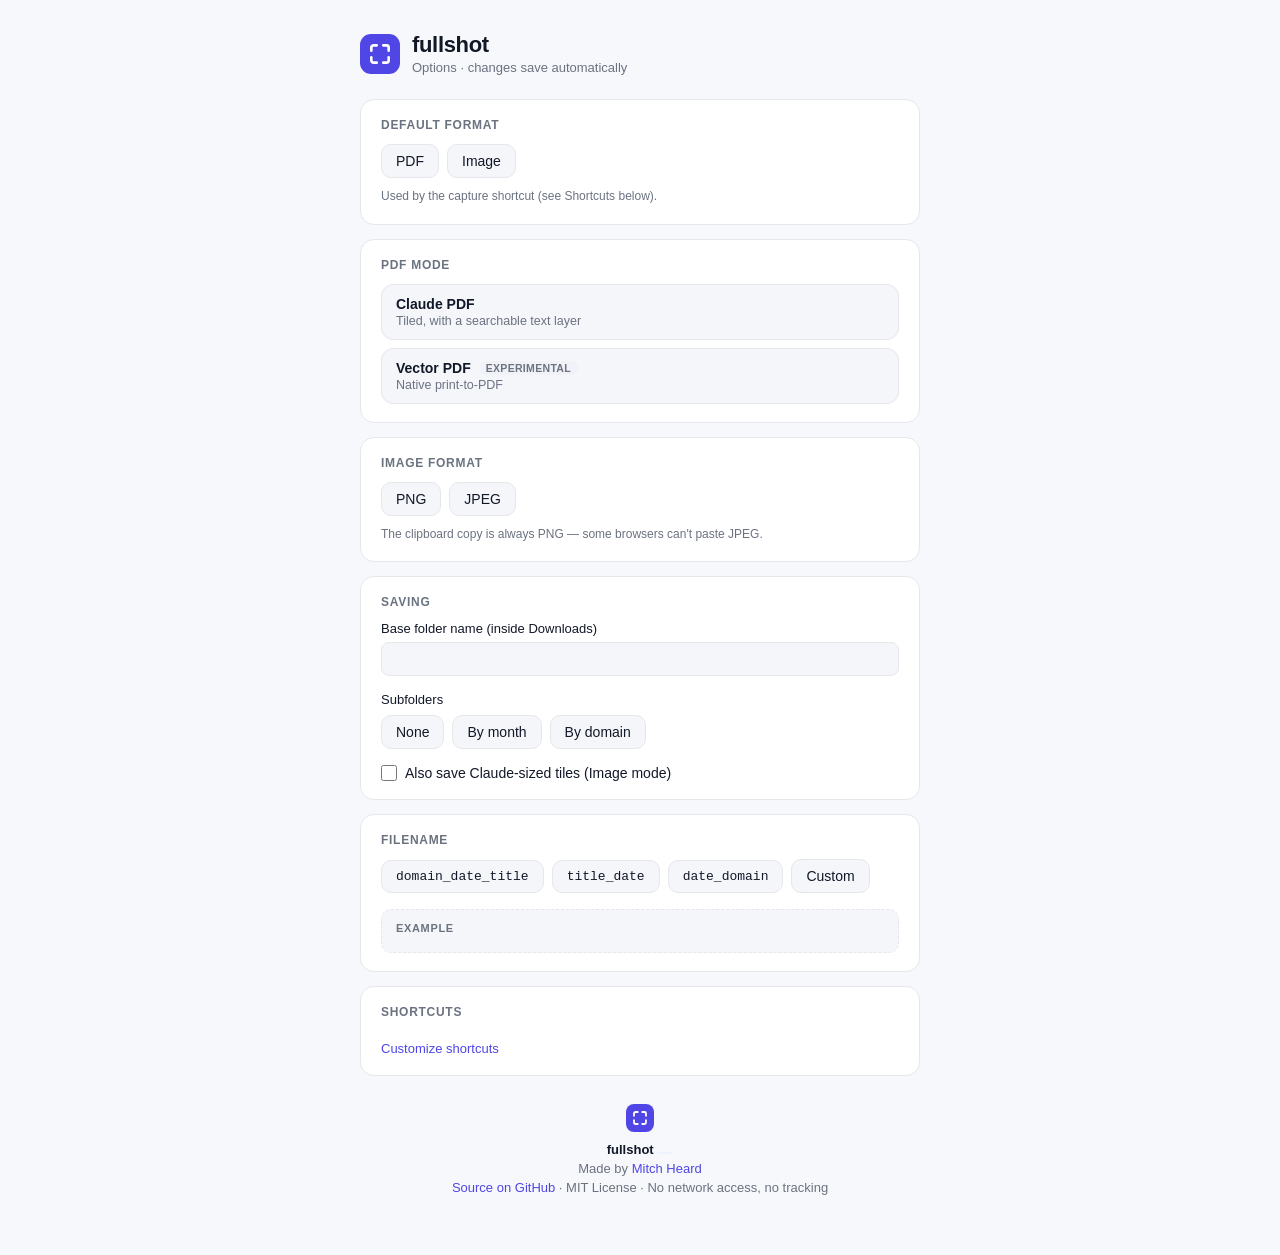
<file: options/options.html>
<!DOCTYPE html>
<html>
  <head>
    <meta charset="utf-8" />
    <meta name="viewport" content="width=device-width, initial-scale=1" />
    <title>fullshot Options</title>
    <link rel="stylesheet" href="options.css" />
  </head>
  <body>
    <header class="page-header">
      <svg class="logo" viewBox="0 0 24 24" aria-hidden="true">
        <path d="M4 9V6a2 2 0 0 1 2-2h3M15 4h3a2 2 0 0 1 2 2v3M20 15v3a2 2 0 0 1-2 2h-3M9 20H6a2 2 0 0 1-2-2v-3" />
      </svg>
      <div>
        <h1>fullshot</h1>
        <p class="subtitle">Options &middot; changes save automatically</p>
      </div>
    </header>

    <section>
      <h2>Default format</h2>
      <div class="choices">
        <label class="choice"><input type="radio" name="defaultFormat" value="pdf" /><span>PDF</span></label>
        <label class="choice"><input type="radio" name="defaultFormat" value="image" /><span>Image</span></label>
      </div>
      <p class="hint">Used by the capture shortcut (see Shortcuts below).</p>
    </section>

    <section>
      <h2>PDF mode</h2>
      <div class="choices stack">
        <label class="choice card-choice">
          <input type="radio" name="pdfMode" value="claude" />
          <span class="choice-body">
            <span class="choice-title">Claude PDF</span>
            <span class="choice-desc">Tiled, with a searchable text layer</span>
          </span>
        </label>
        <label class="choice card-choice">
          <input type="radio" name="pdfMode" value="vector" />
          <span class="choice-body">
            <span class="choice-title">Vector PDF <span class="badge">experimental</span></span>
            <span class="choice-desc">Native print-to-PDF</span>
          </span>
        </label>
      </div>
    </section>

    <section>
      <h2>Image format</h2>
      <div class="choices">
        <label class="choice"><input type="radio" name="imageFormat" value="png" /><span>PNG</span></label>
        <label class="choice"><input type="radio" name="imageFormat" value="jpeg" /><span>JPEG</span></label>
        <label id="jpeg-quality-row" class="inline-field">
          Quality
          <input type="number" id="jpegQuality" min="1" max="100" step="1" />
        </label>
      </div>
      <p class="hint">The clipboard copy is always PNG — some browsers can't paste JPEG.</p>
    </section>

    <section>
      <h2>Saving</h2>
      <label class="block">
        Base folder name (inside Downloads)
        <input type="text" id="baseFolder" />
      </label>

      <p class="field-label">Subfolders</p>
      <div class="choices">
        <label class="choice"><input type="radio" name="subfolders" value="none" /><span>None</span></label>
        <label class="choice"><input type="radio" name="subfolders" value="month" /><span>By month</span></label>
        <label class="choice"><input type="radio" name="subfolders" value="domain" /><span>By domain</span></label>
      </div>

      <label class="check"><input type="checkbox" id="alsoSaveTiles" /> Also save Claude-sized tiles (Image mode)</label>
    </section>

    <section>
      <h2>Filename</h2>
      <div class="choices">
        <label class="choice mono"><input type="radio" name="filenamePreset" value="domain_date_title" /><span>domain_date_title</span></label>
        <label class="choice mono"><input type="radio" name="filenamePreset" value="title_date" /><span>title_date</span></label>
        <label class="choice mono"><input type="radio" name="filenamePreset" value="date_domain" /><span>date_domain</span></label>
        <label class="choice"><input type="radio" name="filenamePreset" value="custom" /><span>Custom</span></label>
      </div>

      <label class="block" id="custom-template-row">
        Template
        <input type="text" id="customTemplate" />
        <span class="hint">Tokens: {domain} {title} {date} {time}</span>
      </label>

      <div class="preview">
        <span class="preview-label">Example</span>
        <code id="preview"></code>
      </div>
    </section>

    <section>
      <h2>Shortcuts</h2>
      <ul id="shortcut-list" class="shortcut-list"></ul>
      <button type="button" id="customize-shortcuts" class="link-btn">Customize shortcuts</button>
    </section>

    <footer class="about">
      <svg class="logo small" viewBox="0 0 24 24" aria-hidden="true">
        <path d="M4 9V6a2 2 0 0 1 2-2h3M15 4h3a2 2 0 0 1 2 2v3M20 15v3a2 2 0 0 1-2 2h-3M9 20H6a2 2 0 0 1-2-2v-3" />
      </svg>
      <p class="about-line">
        <strong>fullshot</strong> <span class="version" id="version"></span>
      </p>
      <p class="about-line muted">
        Made by <a href="https://github.com/mitchheard" target="_blank" rel="noopener">Mitch Heard</a>
      </p>
      <p class="about-line muted">
        <a href="https://github.com/mitchheard/fullshot" target="_blank" rel="noopener">Source on GitHub</a>
        &middot; MIT License &middot; No network access, no tracking
      </p>
    </footer>

    <p id="saved-indicator" class="saved-indicator"></p>

    <script type="module" src="options.js"></script>
  </body>
</html>
</file>
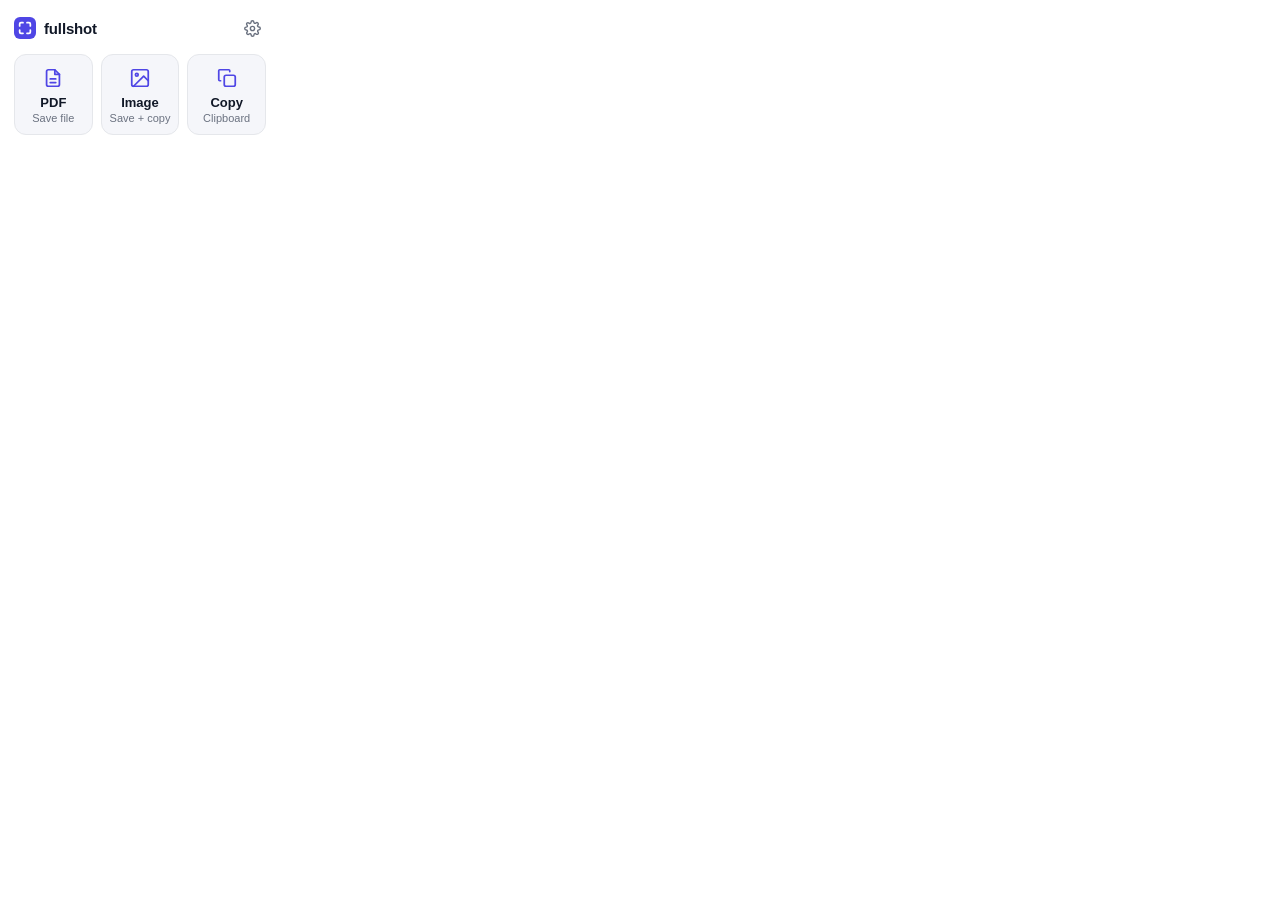
<file: popup/popup.html>
<!DOCTYPE html>
<html>
  <head>
    <meta charset="utf-8" />
    <title>fullshot</title>
    <link rel="stylesheet" href="popup.css" />
  </head>
  <body>
    <div class="header">
      <div class="brand">
        <svg class="logo" viewBox="0 0 24 24" aria-hidden="true">
          <path d="M4 9V6a2 2 0 0 1 2-2h3M15 4h3a2 2 0 0 1 2 2v3M20 15v3a2 2 0 0 1-2 2h-3M9 20H6a2 2 0 0 1-2-2v-3" />
        </svg>
        <span class="title">fullshot</span>
      </div>
      <button id="gear" title="Options" aria-label="Options">
        <svg viewBox="0 0 24 24" aria-hidden="true">
          <circle cx="12" cy="12" r="3" />
          <path d="M19.4 15a1.65 1.65 0 0 0 .33 1.82l.06.06a2 2 0 1 1-2.83 2.83l-.06-.06a1.65 1.65 0 0 0-1.82-.33 1.65 1.65 0 0 0-1 1.51V21a2 2 0 1 1-4 0v-.09a1.65 1.65 0 0 0-1-1.51 1.65 1.65 0 0 0-1.82.33l-.06.06a2 2 0 1 1-2.83-2.83l.06-.06a1.65 1.65 0 0 0 .33-1.82 1.65 1.65 0 0 0-1.51-1H3a2 2 0 1 1 0-4h.09a1.65 1.65 0 0 0 1.51-1 1.65 1.65 0 0 0-.33-1.82l-.06-.06a2 2 0 1 1 2.83-2.83l.06.06a1.65 1.65 0 0 0 1.82.33h0a1.65 1.65 0 0 0 1-1.51V3a2 2 0 1 1 4 0v.09a1.65 1.65 0 0 0 1 1.51h0a1.65 1.65 0 0 0 1.82-.33l.06-.06a2 2 0 1 1 2.83 2.83l-.06.06a1.65 1.65 0 0 0-.33 1.82v0a1.65 1.65 0 0 0 1.51 1H21a2 2 0 1 1 0 4h-.09a1.65 1.65 0 0 0-1.51 1z" />
        </svg>
      </button>
    </div>

    <div class="buttons">
      <button id="btn-pdf" class="capture-btn" title="Save the full page as a PDF">
        <svg viewBox="0 0 24 24" aria-hidden="true">
          <path d="M14 3H7a2 2 0 0 0-2 2v14a2 2 0 0 0 2 2h10a2 2 0 0 0 2-2V8z" />
          <path d="M14 3v5h5M9 13h6M9 17h6" />
        </svg>
        <span class="label">PDF</span>
        <span class="caption">Save file</span>
      </button>
      <button id="btn-image" class="capture-btn" title="Save the full page as an image and copy it to the clipboard">
        <svg viewBox="0 0 24 24" aria-hidden="true">
          <rect x="3" y="3" width="18" height="18" rx="2" />
          <circle cx="8.5" cy="8.5" r="1.5" />
          <path d="m21 15-5-5L5 21" />
        </svg>
        <span class="label">Image</span>
        <span class="caption">Save + copy</span>
      </button>
      <button id="btn-copy" class="capture-btn" title="Copy a full-page PNG to the clipboard without saving a file">
        <svg viewBox="0 0 24 24" aria-hidden="true">
          <rect x="9" y="9" width="12" height="12" rx="2" />
          <path d="M5 15H4a1 1 0 0 1-1-1V4a1 1 0 0 1 1-1h10a1 1 0 0 1 1 1v1" />
        </svg>
        <span class="label">Copy</span>
        <span class="caption">Clipboard</span>
      </button>
    </div>
    <p id="status" class="status" hidden></p>
    <script src="popup.js"></script>
  </body>
</html>
</file>
<file: options/options.css>
:root {
  color-scheme: light dark;
  --bg: #ffffff;
  --page: #f7f8fb;
  --text: #111827;
  --muted: #6b7280;
  --accent: #4f46e5;
  --accent-hover: #4338ca;
  --accent-soft: #eef2ff;
  --card: #ffffff;
  --chip: #f5f6fa;
  --chip-hover: #eceefb;
  --border: #e5e7eb;
  --success: #16a34a;
  --code-bg: #f1f2f8;
}

@media (prefers-color-scheme: dark) {
  :root {
    --bg: #1b1c22;
    --page: #14151a;
    --text: #f3f4f6;
    --muted: #9ca3af;
    --accent: #818cf8;
    --accent-hover: #a5b4fc;
    --accent-soft: #2a2c4a;
    --card: #1b1c22;
    --chip: #26272f;
    --chip-hover: #2f3140;
    --border: #353744;
    --success: #22c55e;
    --code-bg: #26272f;
  }
}

* {
  box-sizing: border-box;
}

body {
  max-width: 600px;
  margin: 0 auto;
  padding: 32px 20px 56px;
  background: var(--page);
  font-family: -apple-system, BlinkMacSystemFont, "Segoe UI", sans-serif;
  color: var(--text);
}

/* Header */

.page-header {
  display: flex;
  align-items: center;
  gap: 12px;
  margin-bottom: 24px;
}

.logo {
  flex: none;
  width: 40px;
  height: 40px;
  padding: 7px;
  border-radius: 11px;
  background: var(--accent);
  fill: none;
  stroke: #fff;
  stroke-width: 2.4;
  stroke-linecap: round;
  stroke-linejoin: round;
}

h1 {
  margin: 0;
  font-size: 22px;
  font-weight: 700;
  letter-spacing: -0.015em;
  line-height: 1.2;
}

.subtitle {
  margin: 2px 0 0;
  font-size: 13px;
  color: var(--muted);
}

/* Section cards */

section {
  margin-bottom: 14px;
  padding: 18px 20px;
  background: var(--card);
  border: 1px solid var(--border);
  border-radius: 14px;
}

h2 {
  margin: 0 0 12px;
  font-size: 12px;
  font-weight: 600;
  text-transform: uppercase;
  letter-spacing: 0.06em;
  color: var(--muted);
}

.hint {
  margin: 10px 0 0;
  font-size: 12px;
  line-height: 1.45;
  color: var(--muted);
}

.field-label {
  margin: 16px 0 8px;
  font-size: 13px;
  font-weight: 500;
}

/* Choice chips (radio groups) */

.choices {
  display: flex;
  flex-wrap: wrap;
  align-items: center;
  gap: 8px;
}

.choices.stack {
  flex-direction: column;
  align-items: stretch;
}

.choice {
  position: relative;
  display: inline-flex;
  cursor: pointer;
}

.choice input {
  position: absolute;
  inset: 0;
  width: 100%;
  height: 100%;
  margin: 0;
  opacity: 0;
  cursor: pointer;
}

.choice > span {
  display: inline-flex;
  align-items: center;
  padding: 8px 14px;
  font-size: 14px;
  font-weight: 500;
  background: var(--chip);
  border: 1px solid var(--border);
  border-radius: 10px;
  transition: background 0.12s, border-color 0.12s, color 0.12s;
}

.choice.mono > span {
  font-family: ui-monospace, SFMono-Regular, Menlo, monospace;
  font-size: 13px;
}

.choice:hover > span {
  background: var(--chip-hover);
}

.choice input:checked + span {
  background: var(--accent-soft);
  border-color: var(--accent);
  color: var(--accent);
  font-weight: 600;
}

.choice input:focus-visible + span {
  outline: 2px solid var(--accent);
  outline-offset: 2px;
}

/* Larger option cards (PDF mode) */

.card-choice {
  display: flex;
}

.card-choice > .choice-body {
  display: flex;
  flex-direction: column;
  gap: 2px;
  width: 100%;
  padding: 11px 14px;
  align-items: flex-start;
  border-radius: 12px;
}

.choice-title {
  display: flex;
  align-items: center;
  gap: 8px;
  font-size: 14px;
  font-weight: 600;
  color: var(--text);
}

.choice-desc {
  font-size: 12.5px;
  font-weight: 400;
  color: var(--muted);
}

.choice input:checked + .choice-body .choice-title {
  color: var(--accent);
}

.badge {
  padding: 1px 7px;
  font-size: 10.5px;
  font-weight: 600;
  letter-spacing: 0.03em;
  text-transform: uppercase;
  color: var(--muted);
  background: var(--code-bg);
  border-radius: 999px;
}

/* Inputs */

label {
  font-size: 14px;
}

label.block {
  display: flex;
  flex-direction: column;
  align-items: flex-start;
  gap: 6px;
  margin: 0;
  font-size: 13px;
  font-weight: 500;
}

#custom-template-row {
  margin-top: 14px;
}

label.block .hint {
  margin: 0;
  font-weight: 400;
}

.inline-field {
  align-items: center;
  gap: 8px;
  margin-left: 6px;
  font-size: 13px;
  color: var(--muted);
}

input[type="text"],
input[type="number"] {
  padding: 8px 10px;
  font: inherit;
  font-size: 14px;
  color: var(--text);
  background: var(--chip);
  border: 1px solid var(--border);
  border-radius: 8px;
  transition: border-color 0.12s, box-shadow 0.12s;
}

input[type="text"] {
  width: 100%;
}

input[type="number"] {
  width: 72px;
}

input[type="text"]:focus,
input[type="number"]:focus {
  outline: none;
  border-color: var(--accent);
  box-shadow: 0 0 0 3px var(--accent-soft);
}

.check {
  display: flex;
  align-items: center;
  gap: 8px;
  margin-top: 16px;
  cursor: pointer;
}

.check input {
  width: 16px;
  height: 16px;
  margin: 0;
  accent-color: var(--accent);
}

/* Filename preview */

.preview {
  display: flex;
  flex-direction: column;
  gap: 6px;
  margin-top: 16px;
  padding: 12px 14px;
  background: var(--chip);
  border: 1px dashed var(--border);
  border-radius: 10px;
}

.preview-label {
  font-size: 11px;
  font-weight: 600;
  letter-spacing: 0.06em;
  text-transform: uppercase;
  color: var(--muted);
}

.preview code {
  font-family: ui-monospace, SFMono-Regular, Menlo, monospace;
  font-size: 13px;
  line-height: 1.5;
  overflow-wrap: anywhere;
  color: var(--text);
}

/* Shortcuts */

.shortcut-list {
  margin: 0;
  padding: 0;
  list-style: none;
}

.shortcut-list li {
  display: flex;
  align-items: center;
  justify-content: space-between;
  gap: 16px;
  padding: 9px 0;
  font-size: 14px;
  border-bottom: 1px solid var(--border);
}

.shortcut-list li:last-child {
  border-bottom: none;
}

.keys {
  display: flex;
  flex: none;
  gap: 4px;
}

.keys.unset {
  font-size: 13px;
  color: var(--muted);
}

kbd {
  min-width: 24px;
  padding: 3px 8px;
  font: 600 12px ui-monospace, SFMono-Regular, Menlo, monospace;
  text-align: center;
  color: var(--text);
  background: var(--chip);
  border: 1px solid var(--border);
  border-bottom-width: 2px;
  border-radius: 6px;
}

.link-btn {
  margin-top: 10px;
  padding: 0;
  font: inherit;
  font-size: 13px;
  font-weight: 500;
  color: var(--accent);
  background: none;
  border: none;
  cursor: pointer;
}

.link-btn:hover {
  color: var(--accent-hover);
  text-decoration: underline;
}

/* About footer */

.about {
  margin-top: 28px;
  text-align: center;
}

.logo.small {
  display: block;
  width: 28px;
  height: 28px;
  margin: 0 auto 10px;
  padding: 5px;
  border-radius: 8px;
}

.about-line {
  margin: 0 0 4px;
  font-size: 13px;
}

.about-line.muted {
  color: var(--muted);
}

.about a {
  color: var(--accent);
  text-decoration: none;
}

.about a:hover {
  text-decoration: underline;
}

.version {
  display: inline-block;
  padding: 1px 8px;
  font-size: 12px;
  font-weight: 600;
  color: var(--accent);
  background: var(--accent-soft);
  border-radius: 999px;
}

/* Saved toast */

.saved-indicator {
  position: fixed;
  top: 20px;
  right: 20px;
  display: flex;
  align-items: center;
  gap: 6px;
  margin: 0;
  background: var(--success);
  color: white;
  font-size: 14px;
  font-weight: 600;
  padding: 10px 16px;
  border-radius: 999px;
  box-shadow: 0 4px 14px rgba(0, 0, 0, 0.18);
  opacity: 0;
  transform: translateY(-6px);
  transition: opacity 0.15s ease, transform 0.15s ease;
  pointer-events: none;
}

.saved-indicator.visible {
  opacity: 1;
  transform: translateY(0);
}

#jpeg-quality-row,
#custom-template-row {
  display: none;
}
</file>
<file: popup/popup.css>
:root {
  --bg: #ffffff;
  --text: #111827;
  --muted: #6b7280;
  --accent: #4f46e5;
  --accent-hover: #4338ca;
  --accent-soft: #eef2ff;
  --card: #f5f6fa;
  --card-hover: #eceefb;
  --border: #e5e7eb;
  --error-bg: #fef2f2;
  --error-text: #b91c1c;
}

@media (prefers-color-scheme: dark) {
  :root {
    --bg: #1b1c22;
    --text: #f3f4f6;
    --muted: #9ca3af;
    --accent: #818cf8;
    --accent-hover: #a5b4fc;
    --accent-soft: #2a2c4a;
    --card: #26272f;
    --card-hover: #2f3140;
    --border: #353744;
    --error-bg: #3b1d20;
    --error-text: #fca5a5;
  }
}

* {
  box-sizing: border-box;
}

body {
  width: 280px;
  margin: 0;
  padding: 14px;
  background: var(--bg);
  font-family: -apple-system, BlinkMacSystemFont, "Segoe UI", sans-serif;
  color: var(--text);
}

.header {
  display: flex;
  align-items: center;
  justify-content: space-between;
  margin-bottom: 12px;
}

.brand {
  display: flex;
  align-items: center;
  gap: 8px;
}

.logo {
  width: 22px;
  height: 22px;
  padding: 3px;
  border-radius: 6px;
  background: var(--accent);
  fill: none;
  stroke: #fff;
  stroke-width: 2.6;
  stroke-linecap: round;
  stroke-linejoin: round;
}

.title {
  font-weight: 700;
  font-size: 15px;
  letter-spacing: -0.01em;
}

#gear {
  display: grid;
  place-items: center;
  width: 28px;
  height: 28px;
  padding: 0;
  background: none;
  border: none;
  border-radius: 8px;
  color: var(--muted);
  cursor: pointer;
  transition: background 0.12s, color 0.12s;
}

#gear svg {
  width: 17px;
  height: 17px;
  fill: none;
  stroke: currentColor;
  stroke-width: 2;
  stroke-linecap: round;
  stroke-linejoin: round;
}

#gear:hover {
  background: var(--card);
  color: var(--text);
}

.buttons {
  display: grid;
  grid-template-columns: repeat(3, 1fr);
  gap: 8px;
}

.capture-btn {
  display: flex;
  flex-direction: column;
  align-items: center;
  gap: 2px;
  padding: 12px 0 10px;
  font: inherit;
  color: var(--text);
  background: var(--card);
  border: 1px solid var(--border);
  border-radius: 12px;
  cursor: pointer;
  transition: background 0.12s, border-color 0.12s, transform 0.08s;
}

.capture-btn svg {
  width: 22px;
  height: 22px;
  margin-bottom: 4px;
  fill: none;
  stroke: var(--accent);
  stroke-width: 1.9;
  stroke-linecap: round;
  stroke-linejoin: round;
}

.capture-btn .label {
  font-size: 13px;
  font-weight: 600;
}

.capture-btn .caption {
  font-size: 11px;
  color: var(--muted);
}

.capture-btn:hover {
  background: var(--card-hover);
  border-color: var(--accent);
}

.capture-btn:active {
  transform: scale(0.97);
}

.capture-btn:focus-visible,
#gear:focus-visible {
  outline: 2px solid var(--accent);
  outline-offset: 2px;
}

.status {
  margin: 12px 0 0;
  font-size: 12px;
  line-height: 1.4;
  color: var(--muted);
  text-align: center;
}

.status[hidden] {
  display: none;
}

.status.error {
  padding: 8px 10px;
  border-radius: 8px;
  background: var(--error-bg);
  color: var(--error-text);
  text-align: left;
  overflow-wrap: anywhere;
}
</file>
